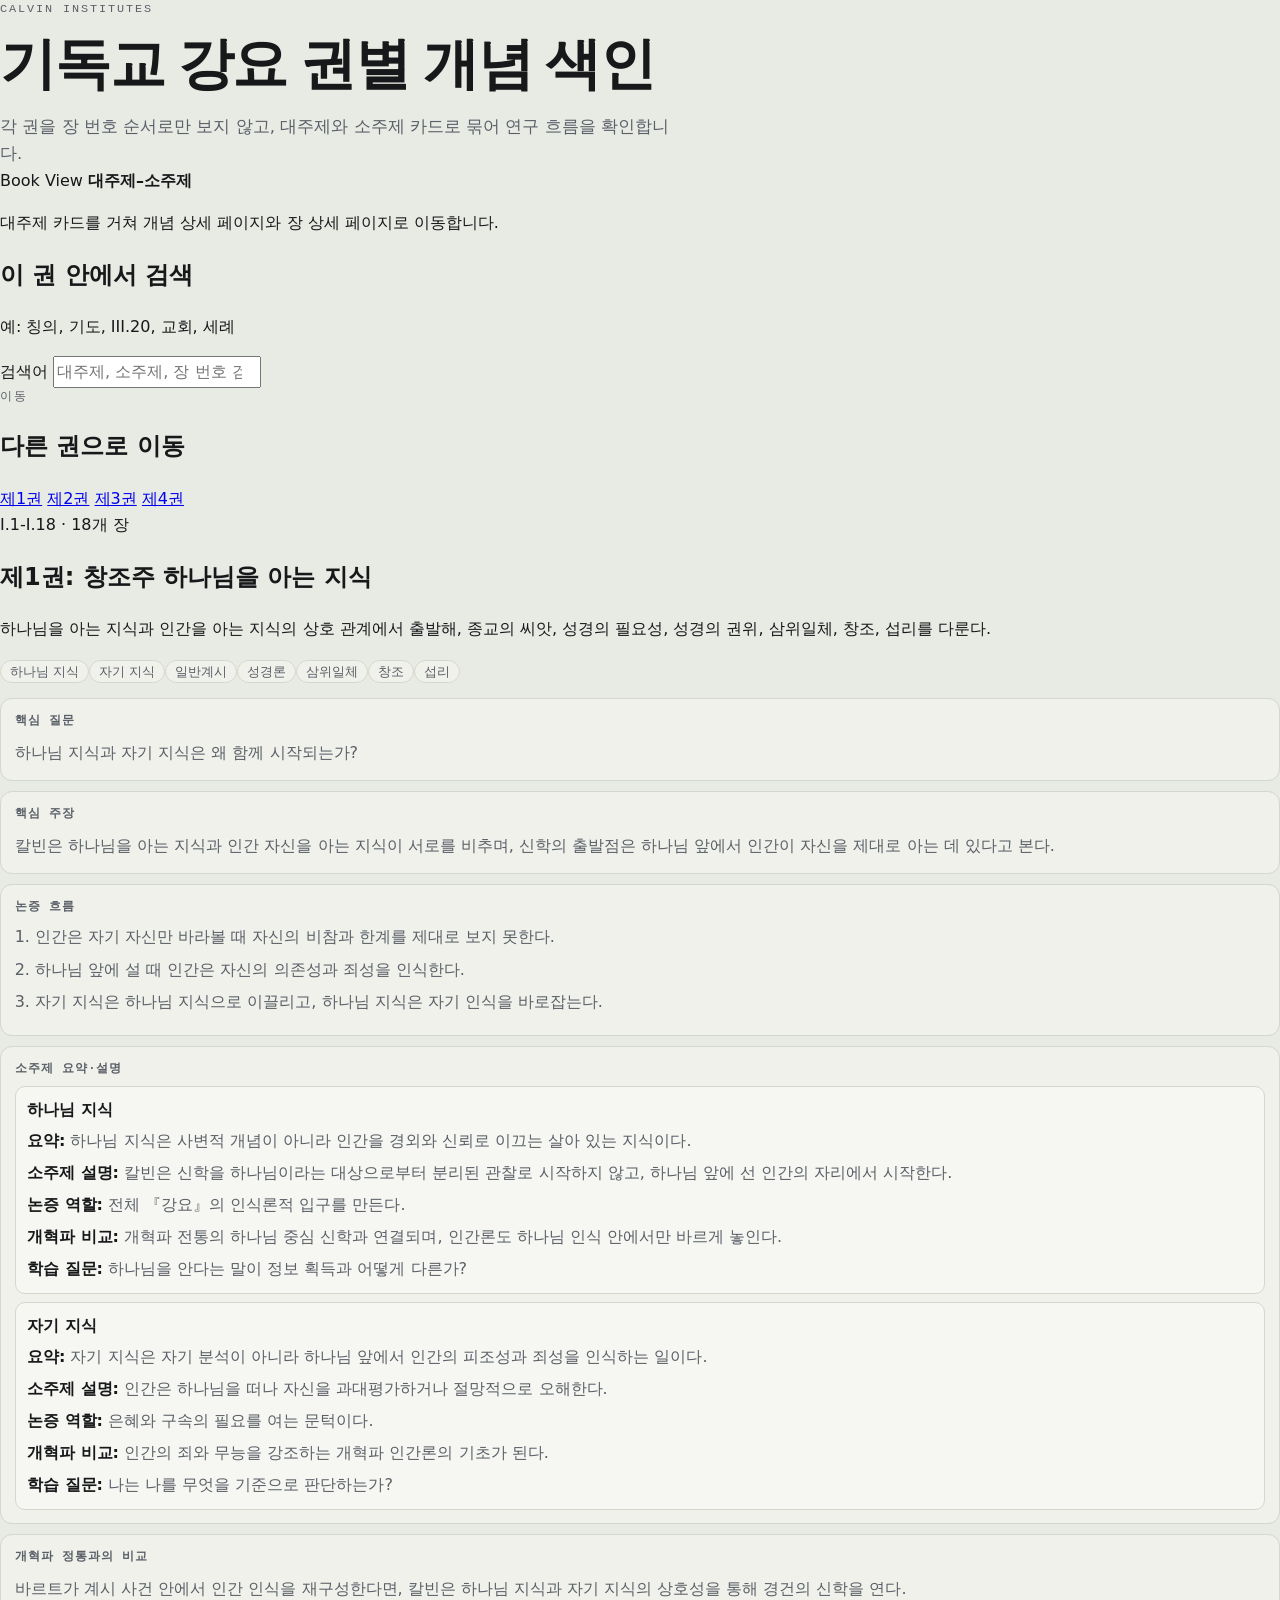
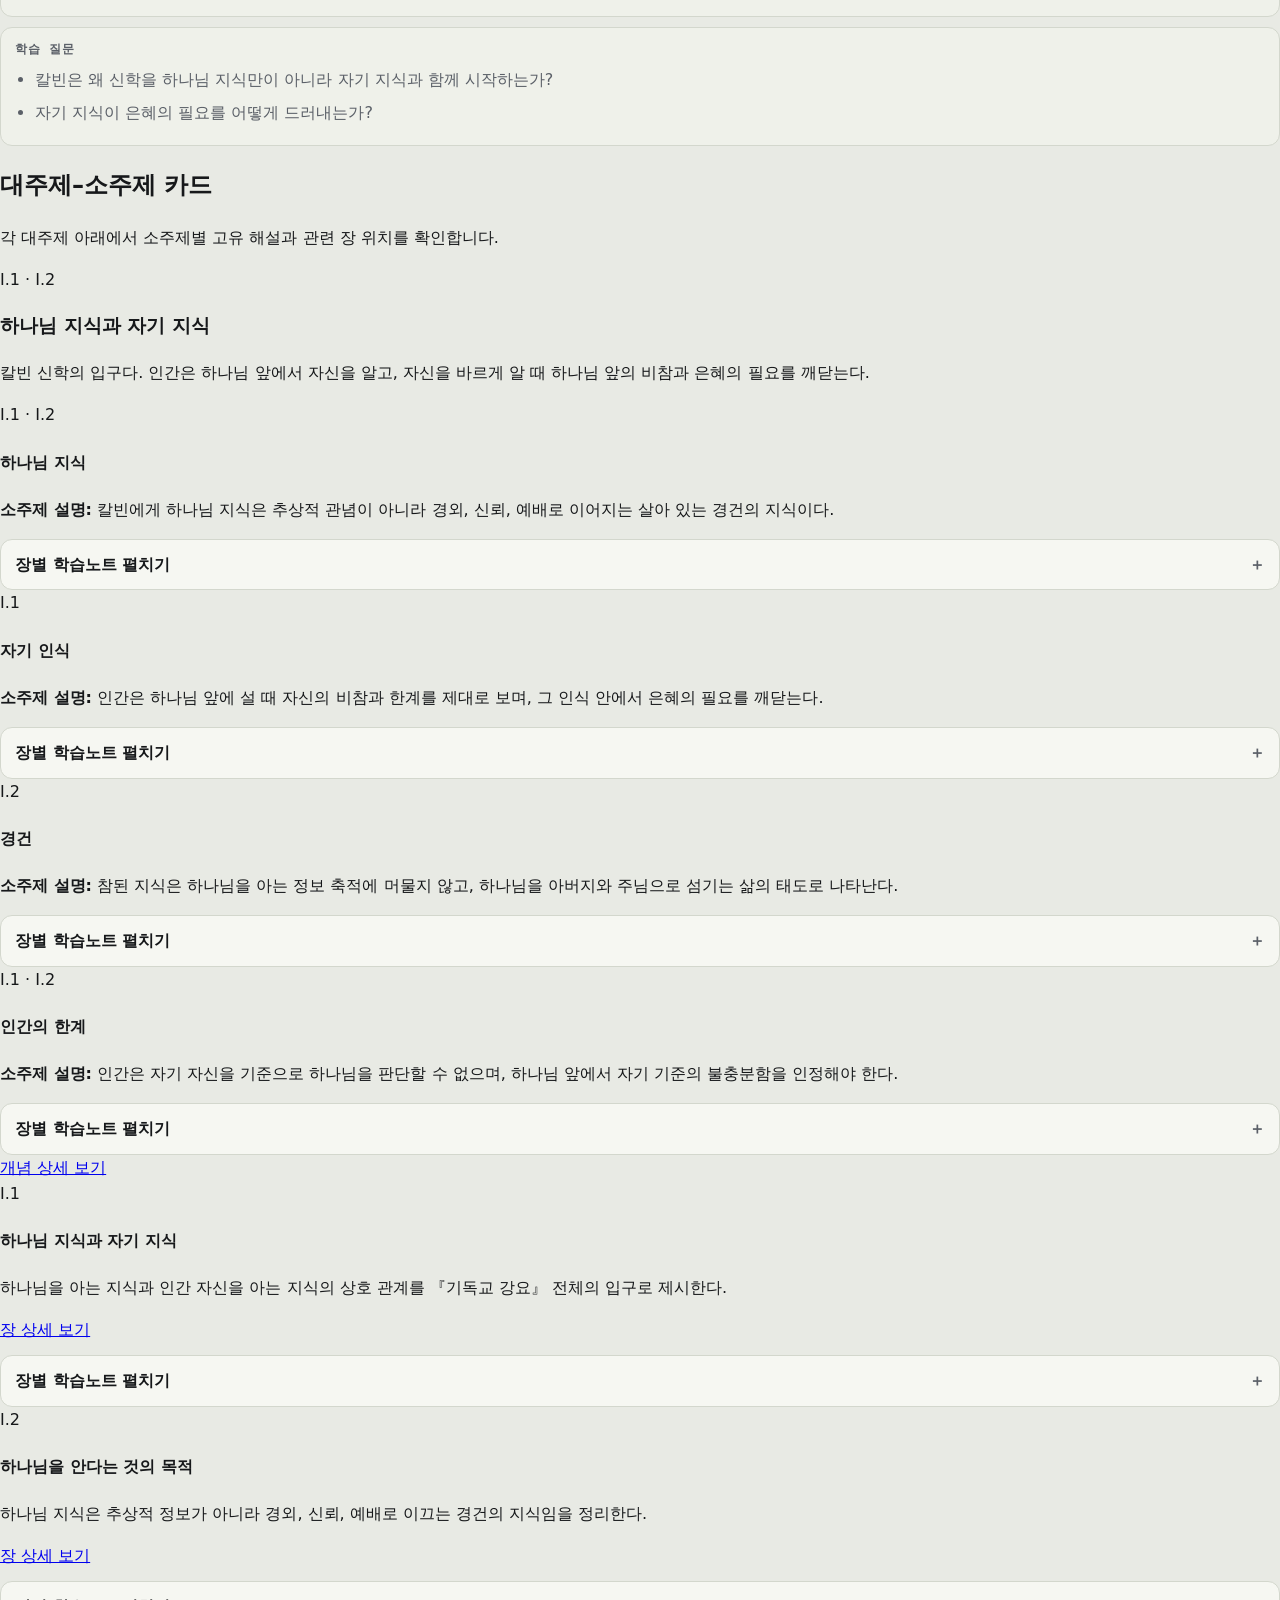
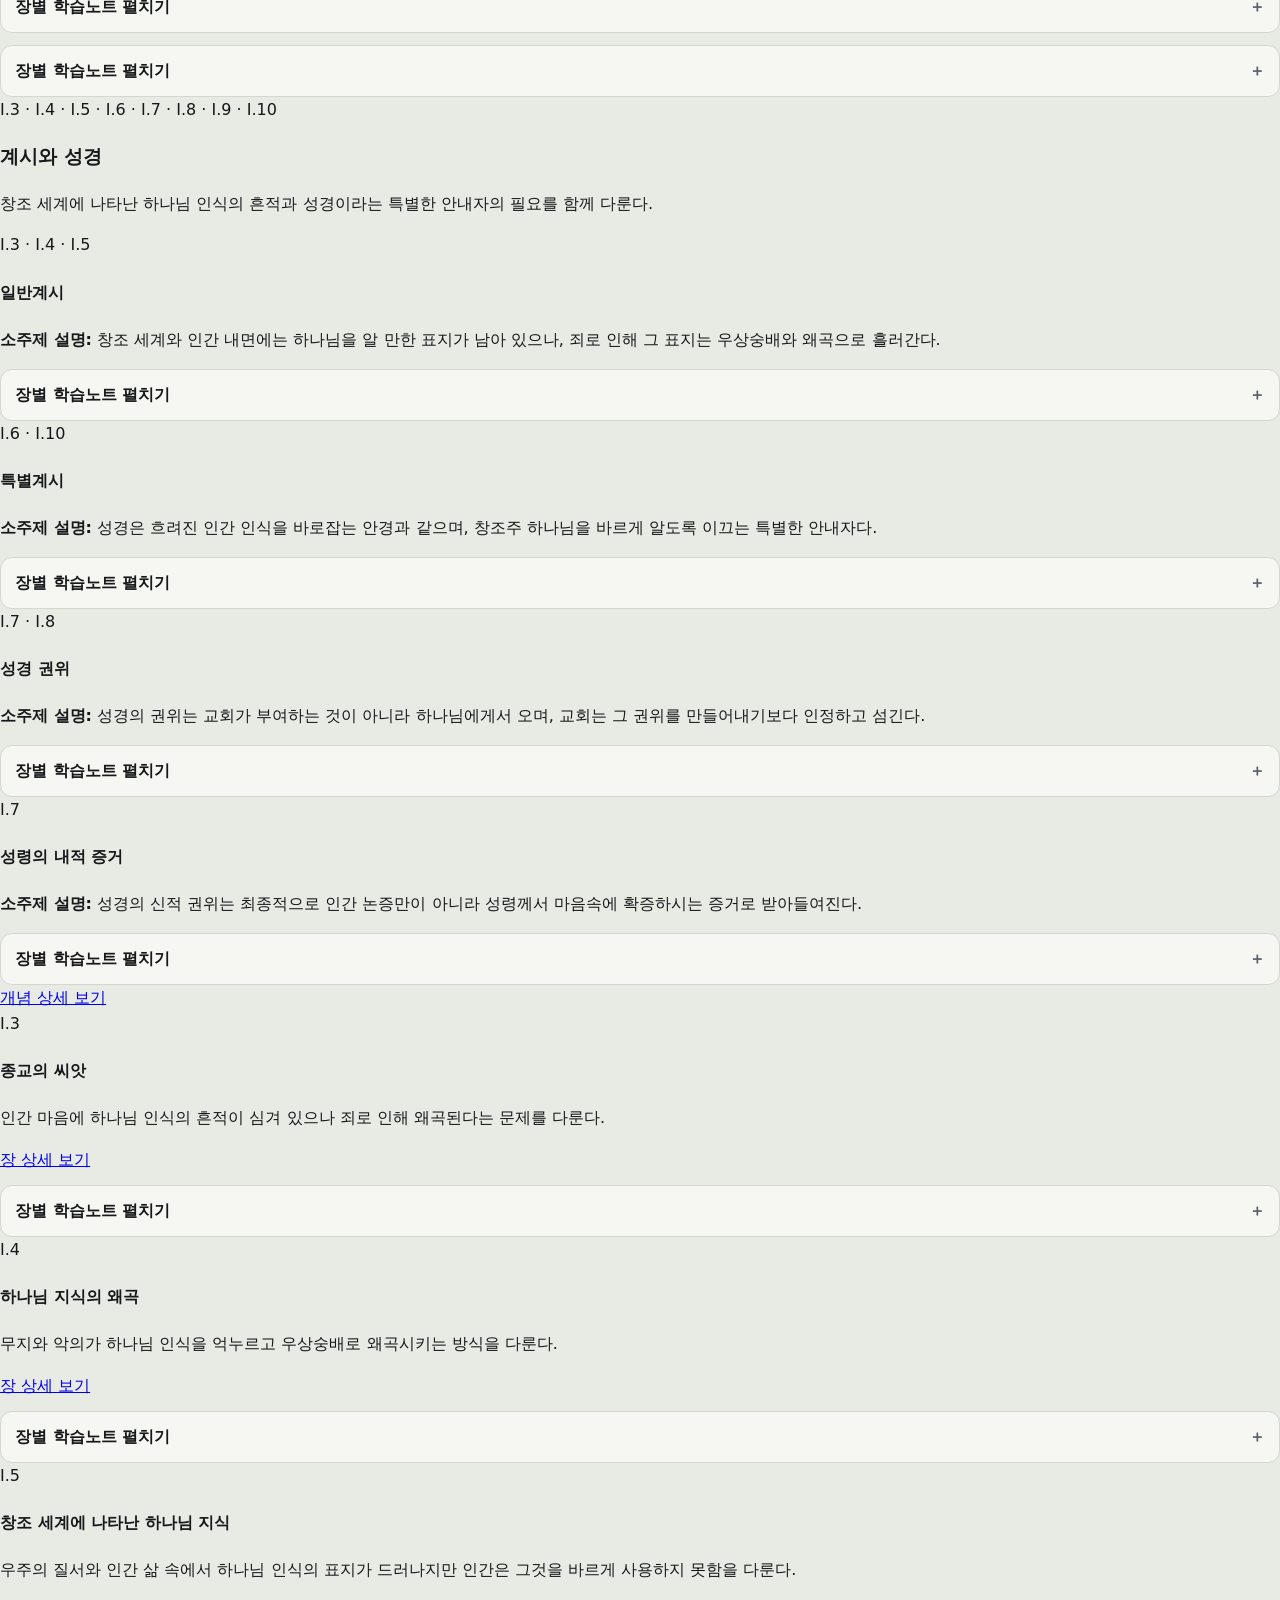
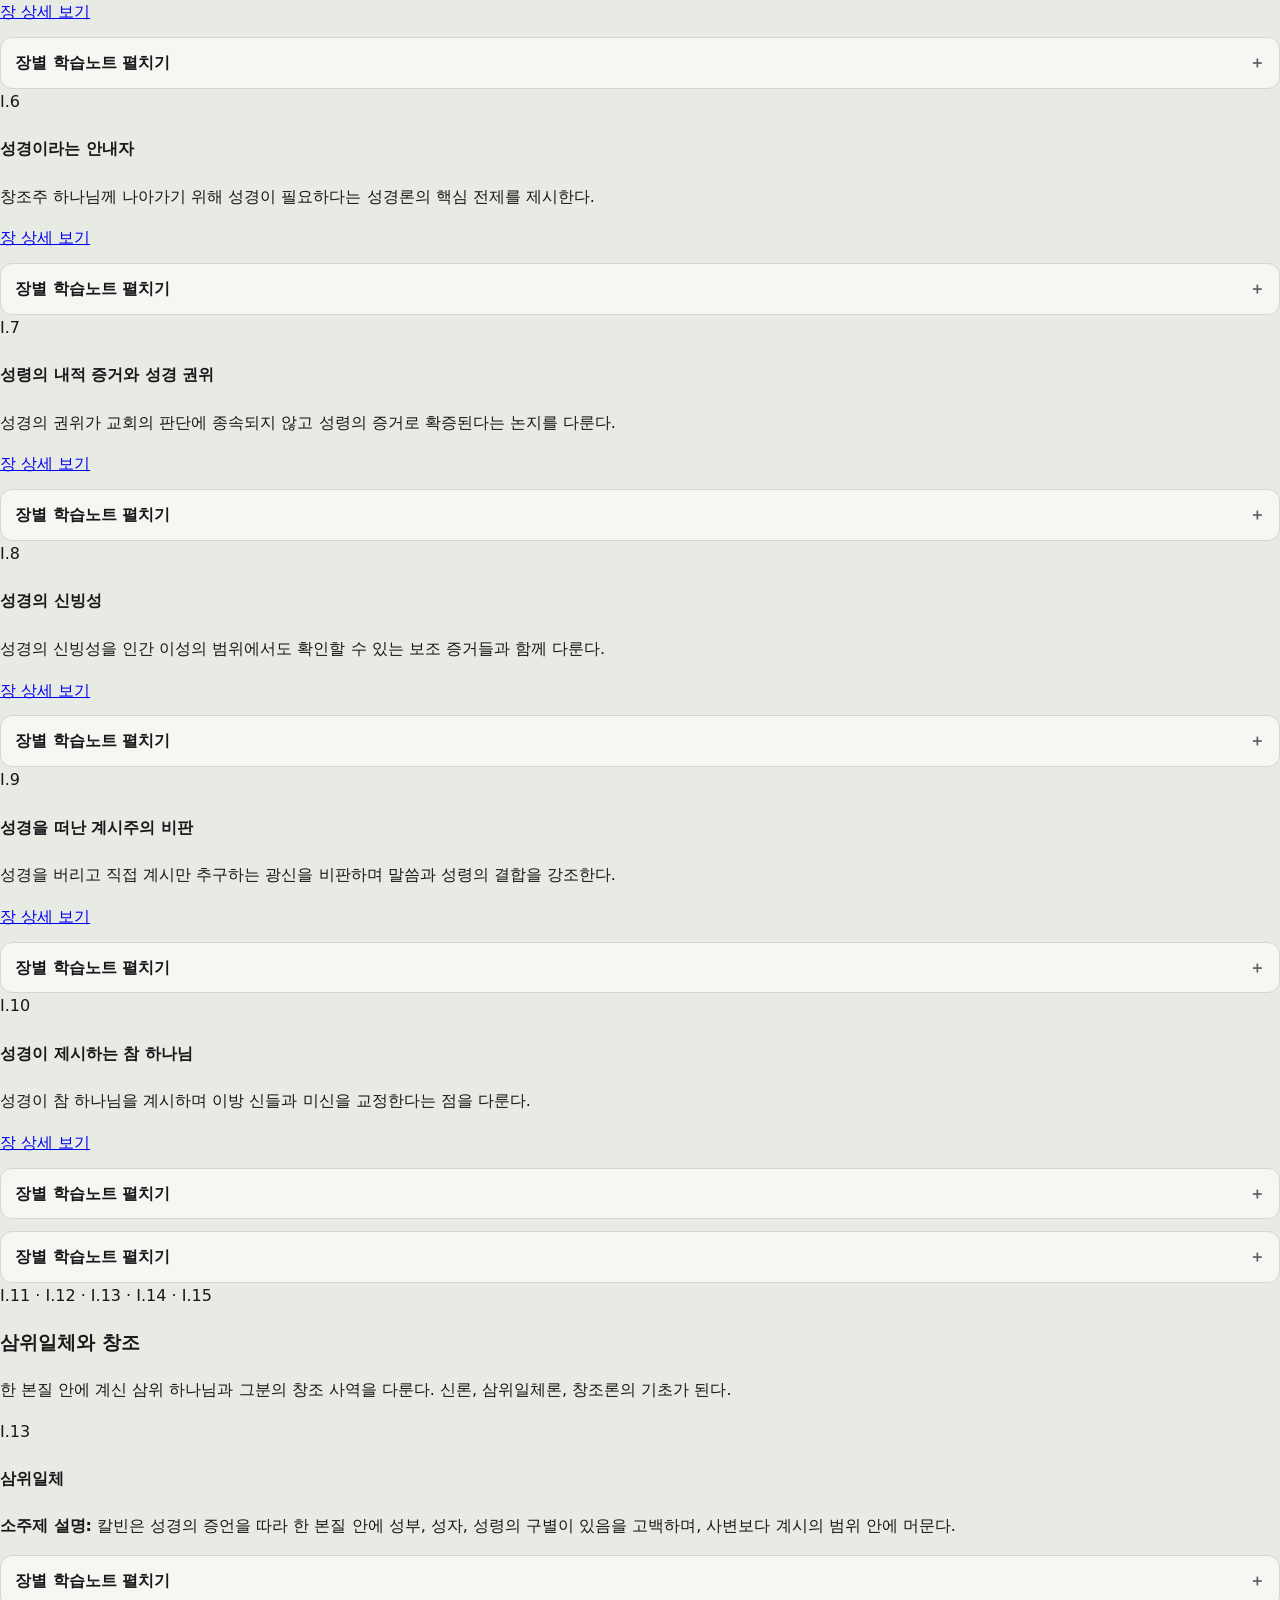
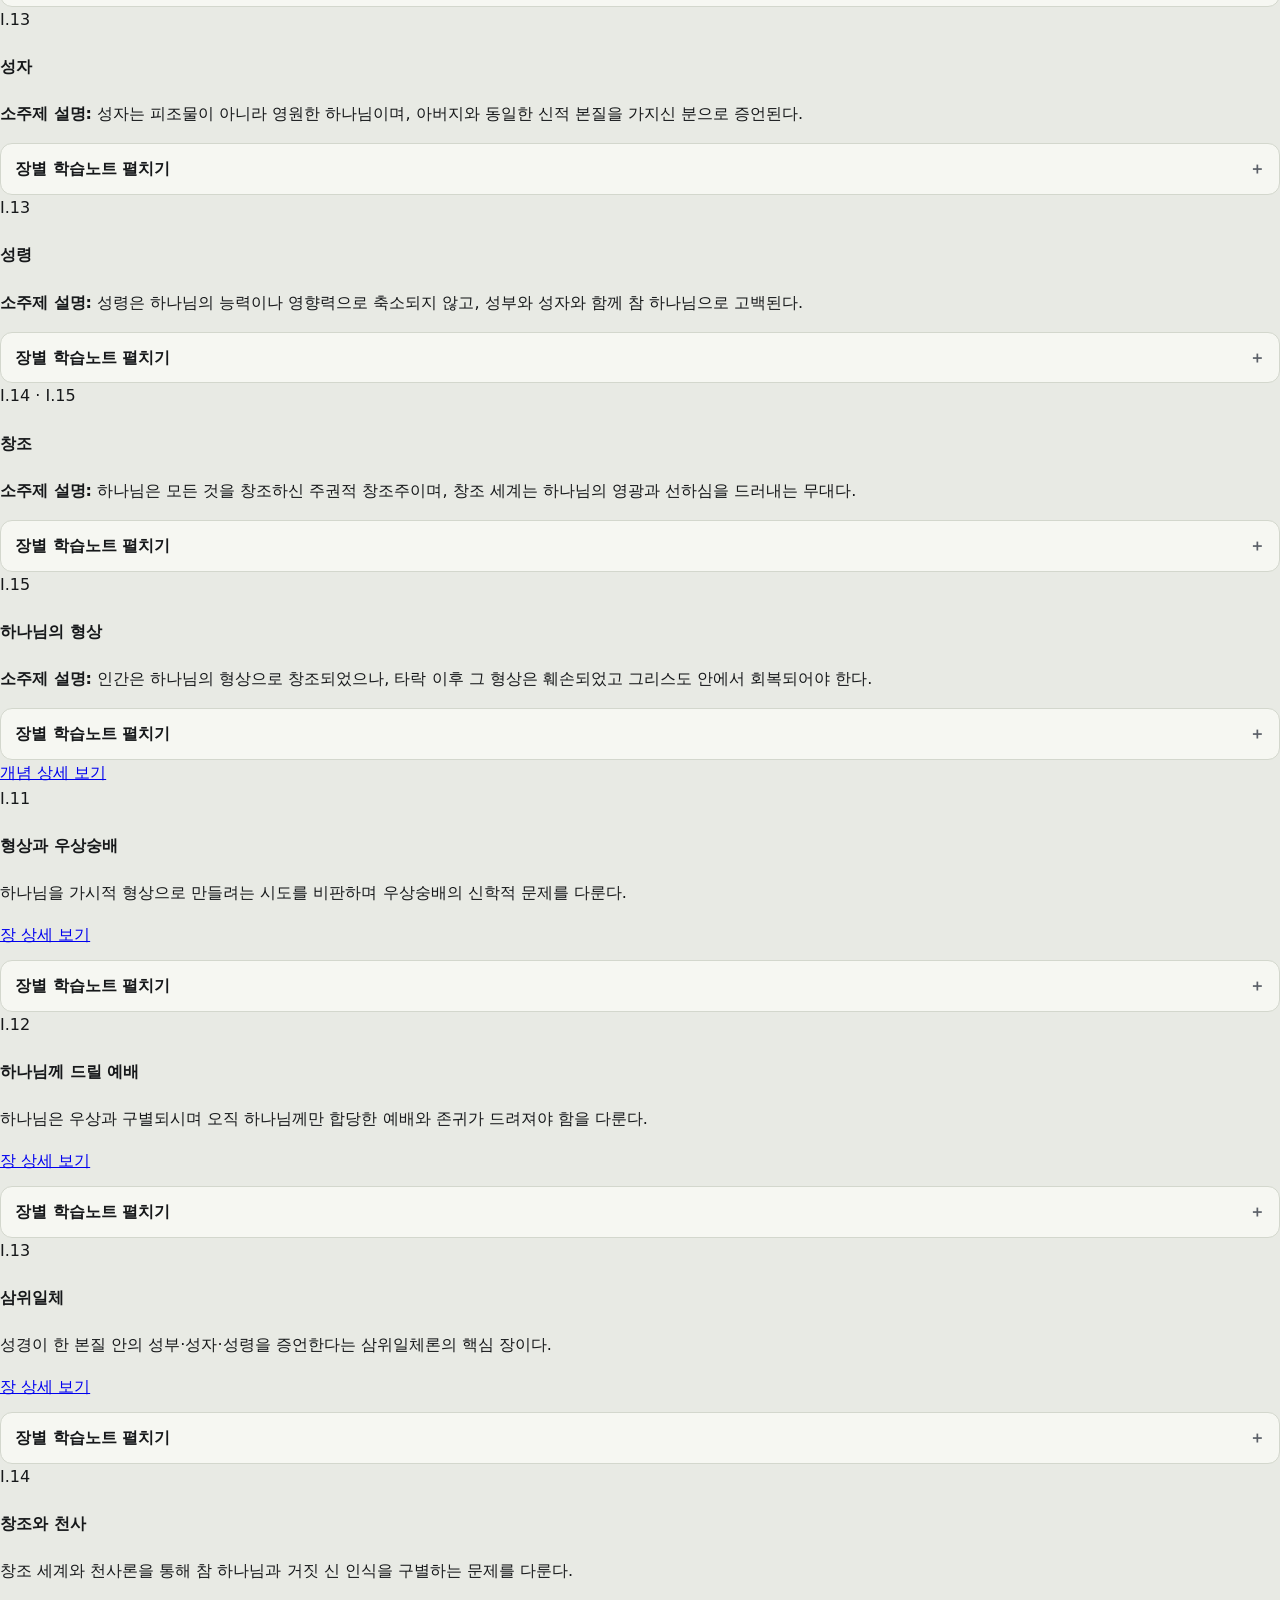
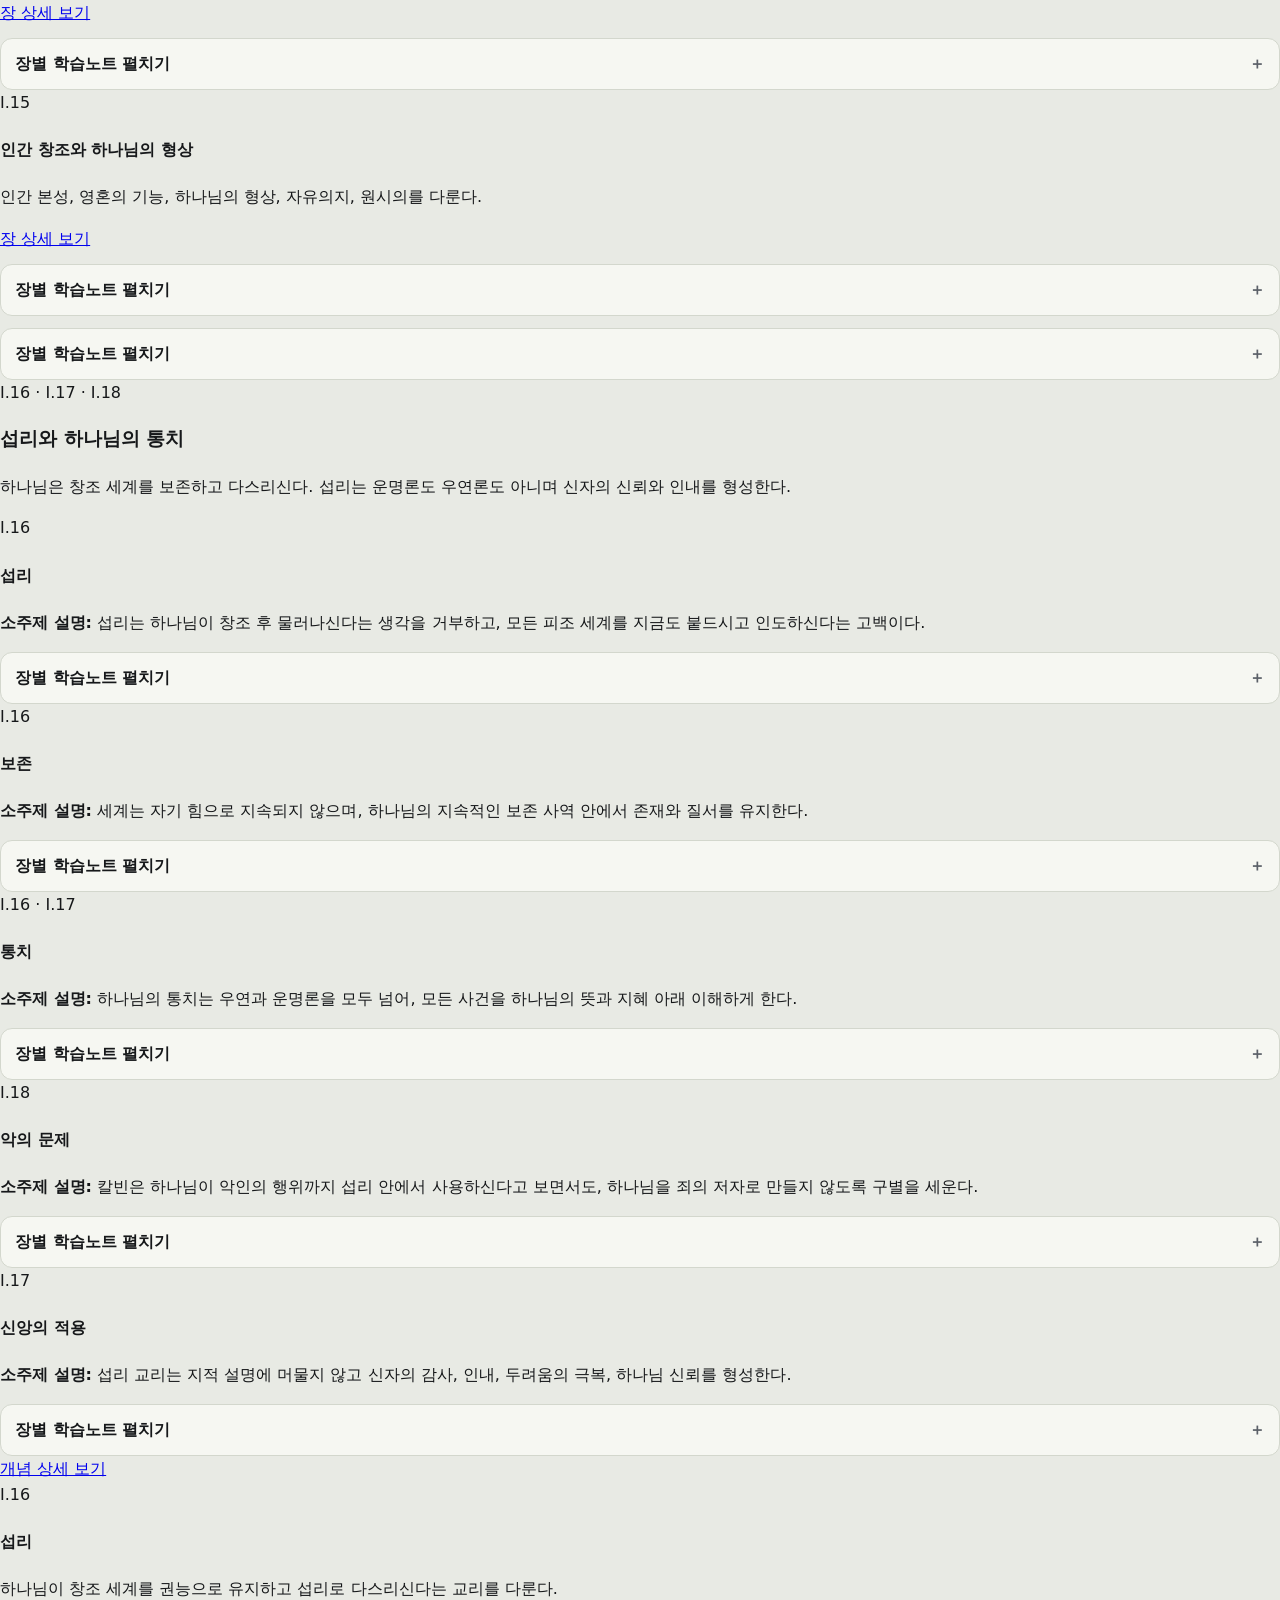
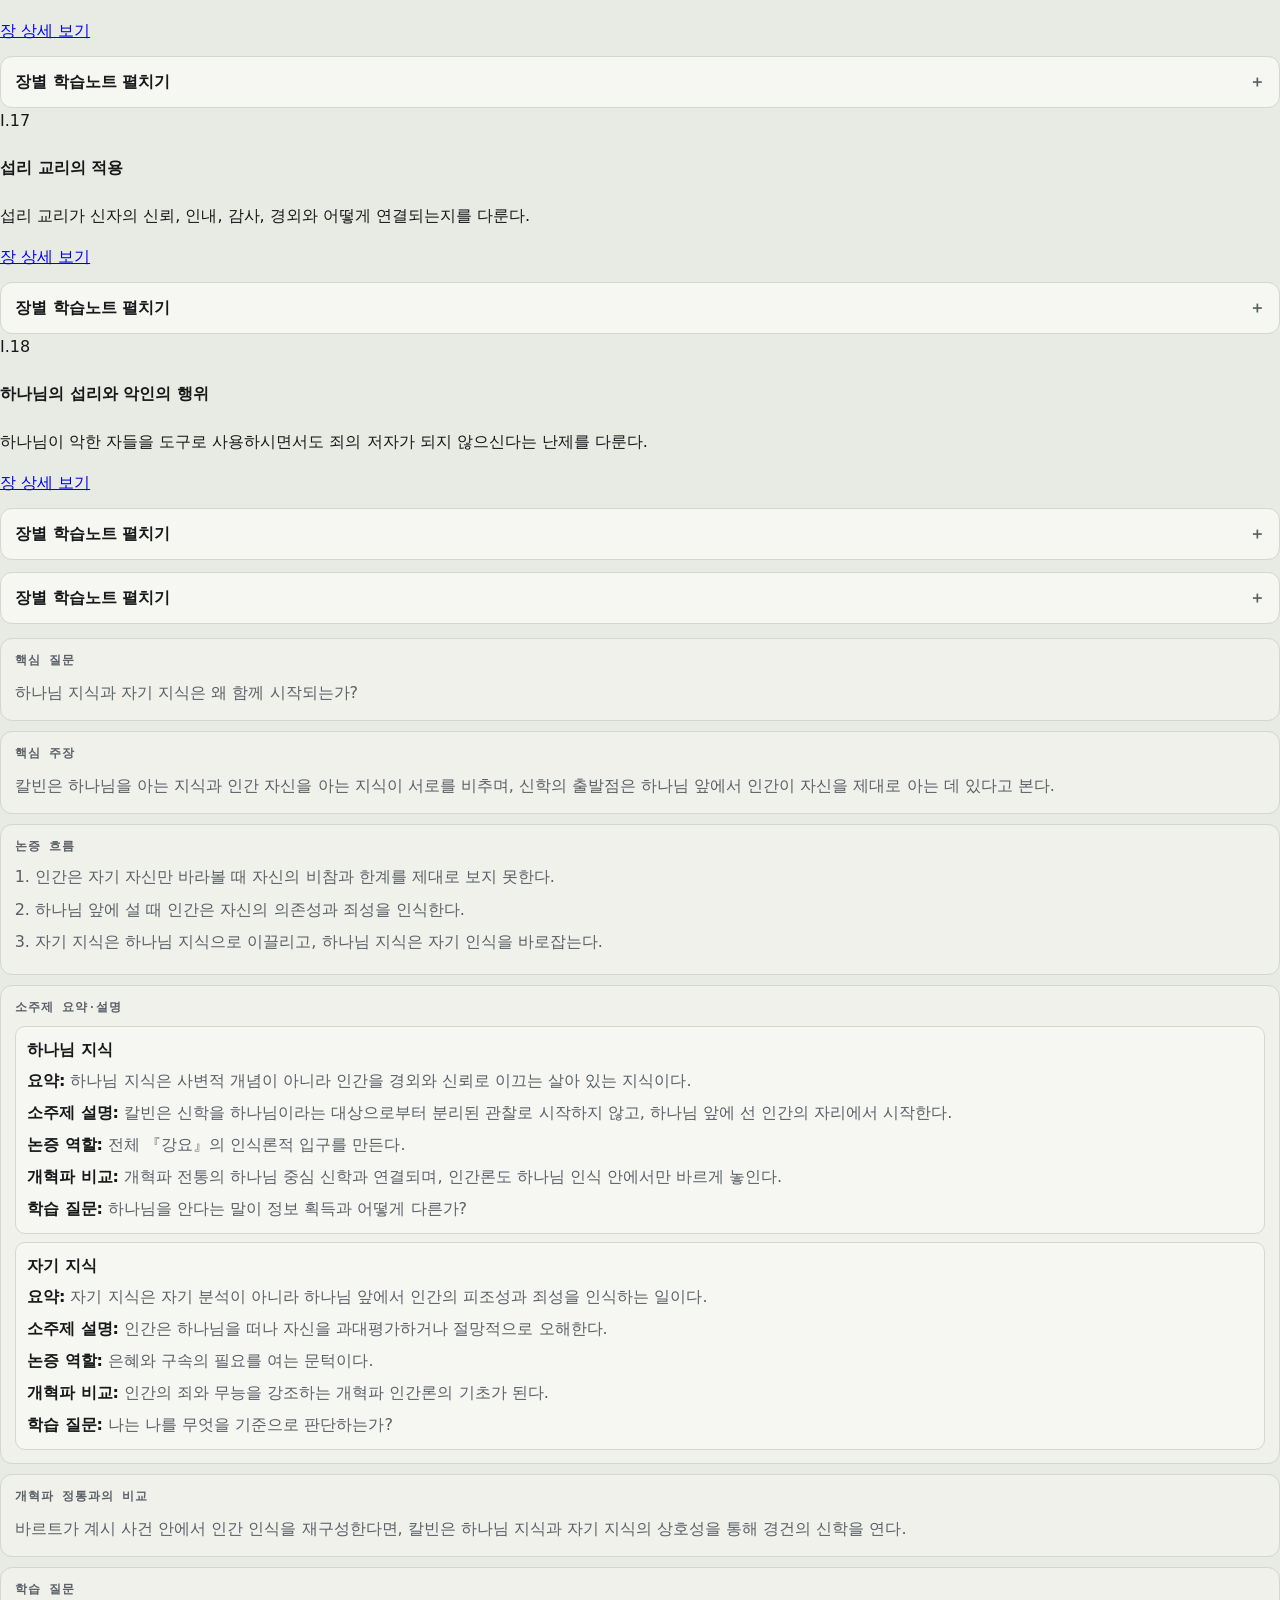
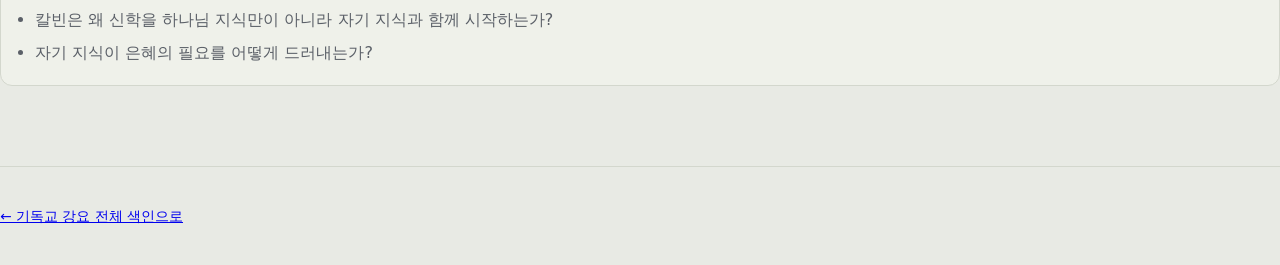
<file: calvin-book.html>
<!doctype html>
<html lang="ko">
<head>
  <meta charset="utf-8" />
  <meta name="viewport" content="width=device-width, initial-scale=1" />
  <title>기독교 강요 권별 개념 색인</title>
  <meta name="description" content="칼빈 기독교 강요의 각 권을 대주제와 소주제 카드로 탐색하는 연구 색인" />
  <link rel="stylesheet" href="css/style.css" />
</head>
<body data-calvin-page="book">
  <header class="site-header">
    <div class="container header-grid">
      <div>
        <p class="eyebrow">Calvin Institutes</p>
        <h1>기독교 강요 권별 개념 색인</h1>
        <p class="lead">각 권을 장 번호 순서로만 보지 않고, 대주제와 소주제 카드로 묶어 연구 흐름을 확인합니다.</p>
      </div>
      <div class="status-card">
        <span class="status-label">Book View</span>
        <strong>대주제–소주제</strong>
        <p>대주제 카드를 거쳐 개념 상세 페이지와 장 상세 페이지로 이동합니다.</p>
      </div>
    </div>
  </header>

  <main class="container">
    <section class="search-panel" aria-labelledby="calvin-search-title">
      <div>
        <h2 id="calvin-search-title">이 권 안에서 검색</h2>
        <p>예: 칭의, 기도, III.20, 교회, 세례</p>
      </div>
      <label class="search-box">
        <span class="sr-only">검색어</span>
        <input id="calvin-search" type="search" placeholder="대주제, 소주제, 장 번호 검색" autocomplete="off" />
      </label>
    </section>

    <section class="workflow-panel">
      <div>
        <p class="eyebrow">이동</p>
        <h2>다른 권으로 이동</h2>
      </div>
      <div class="workflow-links">
        <a href="calvin-book.html?book=1">제1권</a>
        <a href="calvin-book.html?book=2">제2권</a>
        <a href="calvin-book.html?book=3">제3권</a>
        <a href="calvin-book.html?book=4">제4권</a>
      </div>
    </section>

    <section id="calvin-root"></section>
  </main>

  <footer class="site-footer">
    <div class="container">
      <p><a href="calvin-institutes.html">← 기독교 강요 전체 색인으로</a></p>
    </div>
  </footer>

  <script src="js/search.js"></script>
  <script src="js/calvin-detail.js"></script>
  <script src="js/calvin-study-render.js"></script>
</body>
</html>
</file>
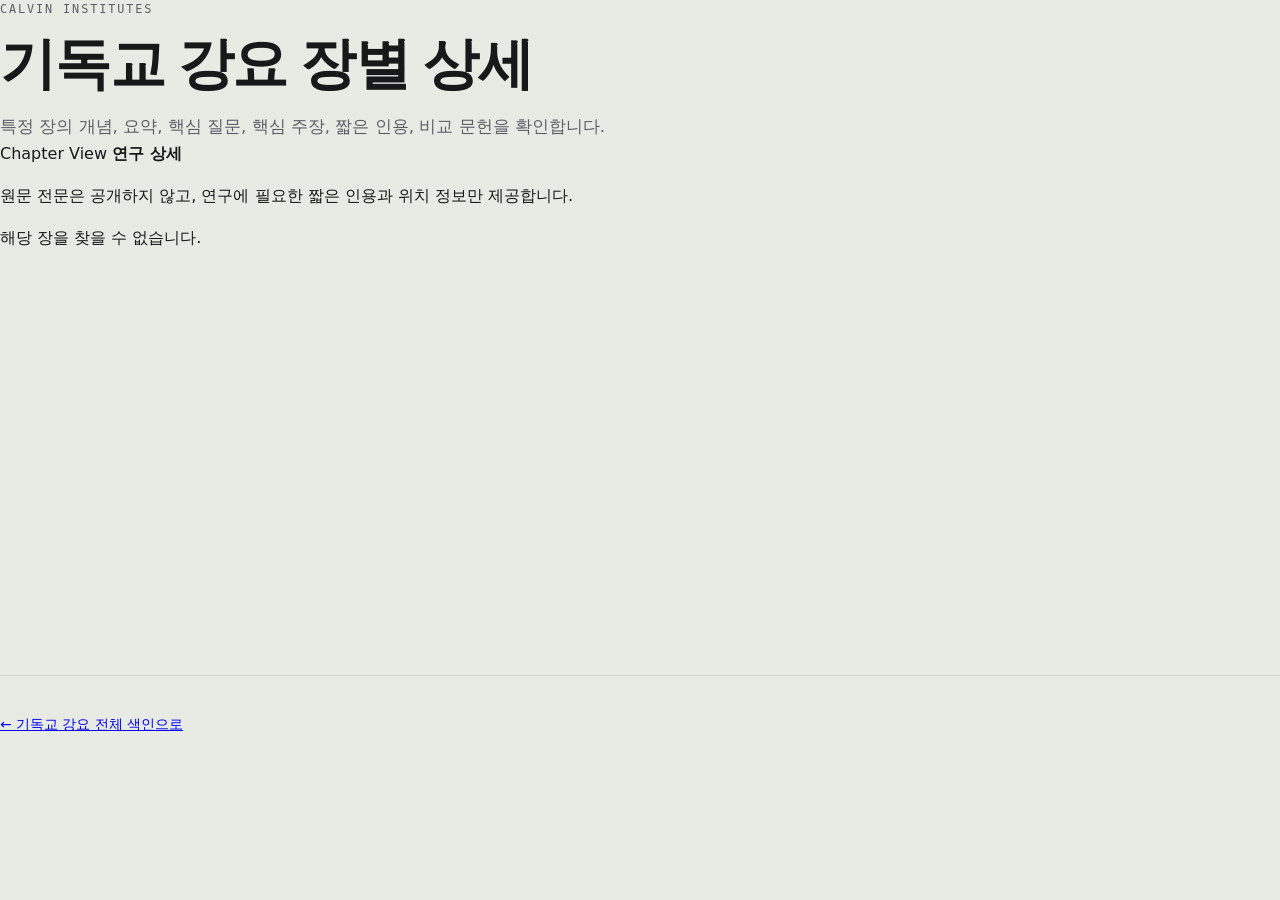
<file: calvin-chapter.html>
<!doctype html>
<html lang="ko">
<head>
  <meta charset="utf-8" />
  <meta name="viewport" content="width=device-width, initial-scale=1" />
  <title>기독교 강요 장별 상세</title>
  <meta name="description" content="칼빈 기독교 강요의 특정 장을 요약, 주제, 핵심 질문, 핵심 주장, 짧은 인용과 비교 문헌 중심으로 보여주는 연구 페이지" />
  <link rel="stylesheet" href="css/style.css" />
</head>
<body data-calvin-page="chapter">
  <header class="site-header">
    <div class="container header-grid">
      <div>
        <p class="eyebrow">Calvin Institutes</p>
        <h1>기독교 강요 장별 상세</h1>
        <p class="lead">특정 장의 개념, 요약, 핵심 질문, 핵심 주장, 짧은 인용, 비교 문헌을 확인합니다.</p>
      </div>
      <div class="status-card">
        <span class="status-label">Chapter View</span>
        <strong>연구 상세</strong>
        <p>원문 전문은 공개하지 않고, 연구에 필요한 짧은 인용과 위치 정보만 제공합니다.</p>
      </div>
    </div>
  </header>

  <main class="container">
    <section id="calvin-root"></section>
    <section id="calvin-research"></section>
  </main>

  <footer class="site-footer">
    <div class="container">
      <p><a href="calvin-institutes.html">← 기독교 강요 전체 색인으로</a></p>
    </div>
  </footer>

  <script src="js/search.js"></script>
  <script src="js/calvin-detail.js"></script>
  <script src="js/calvin-research.js"></script>
  <script src="js/calvin-study-render.js"></script>
</body>
</html>
</file>
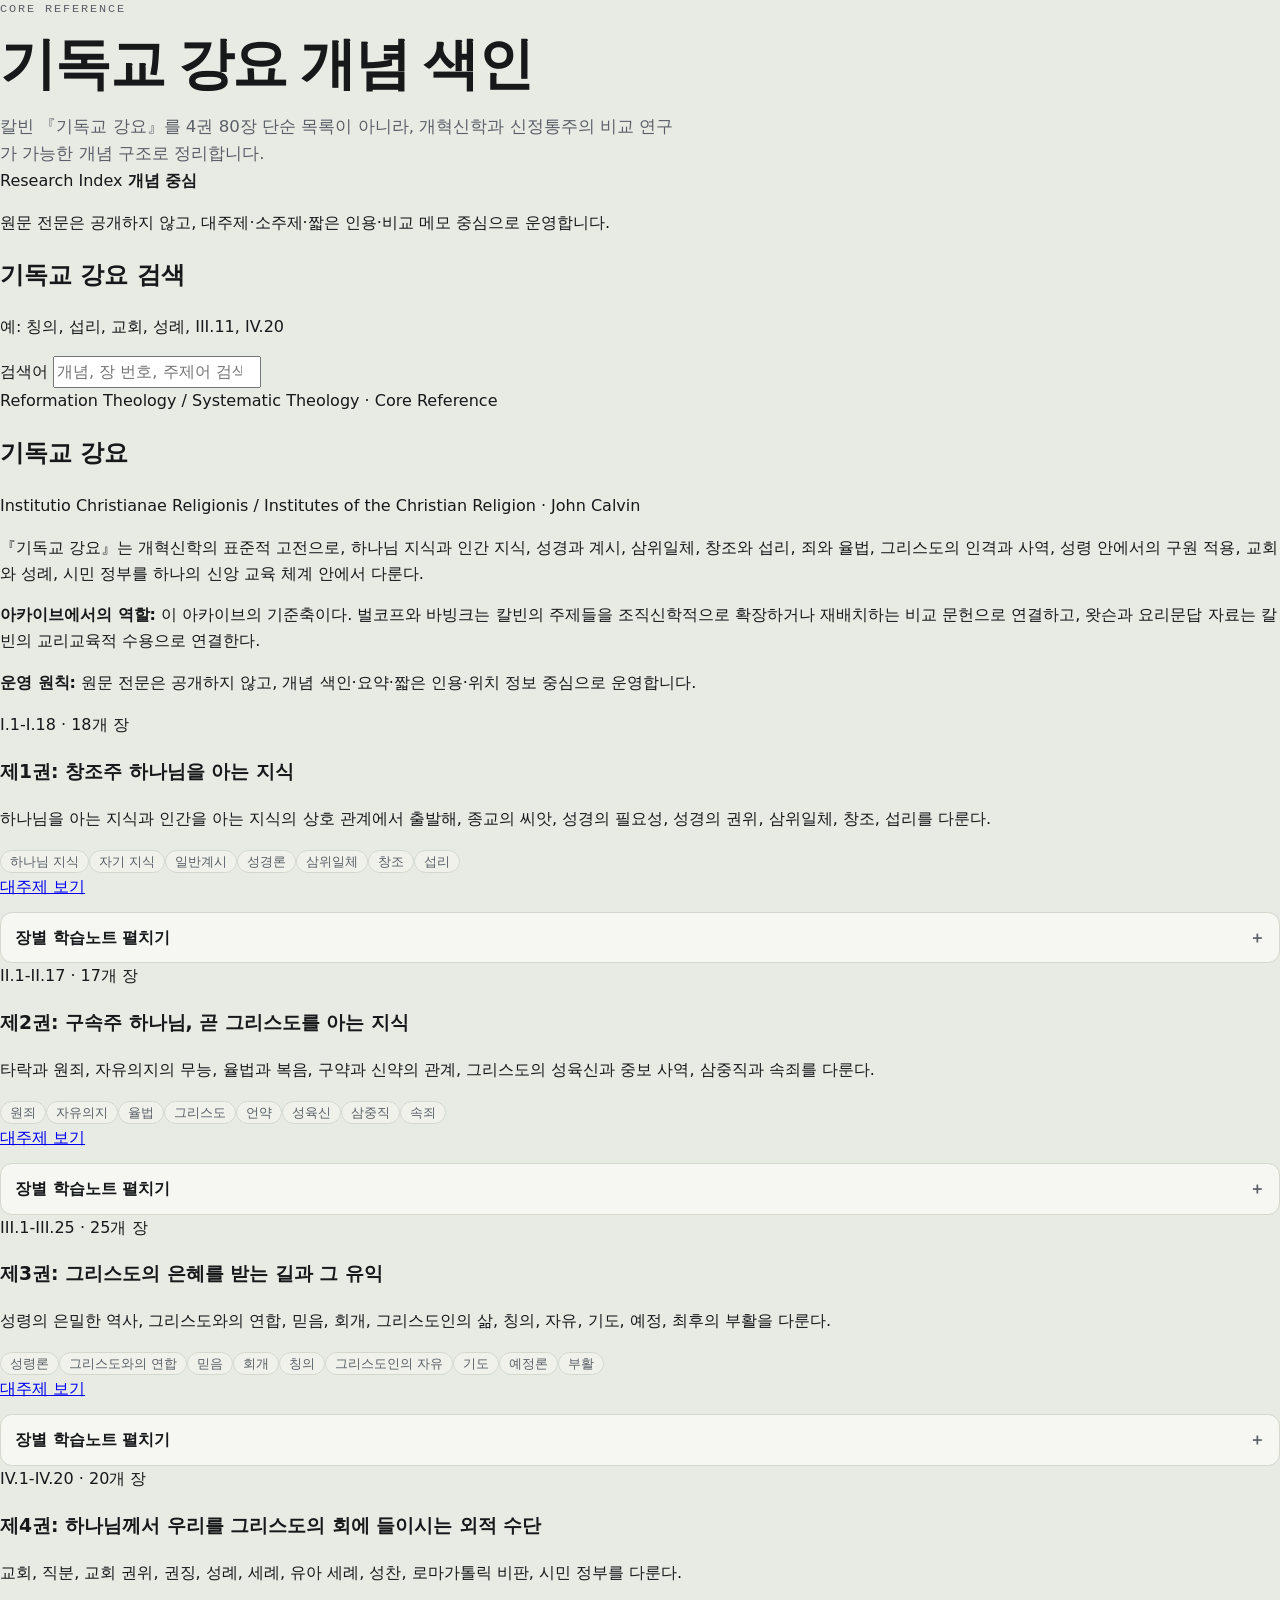
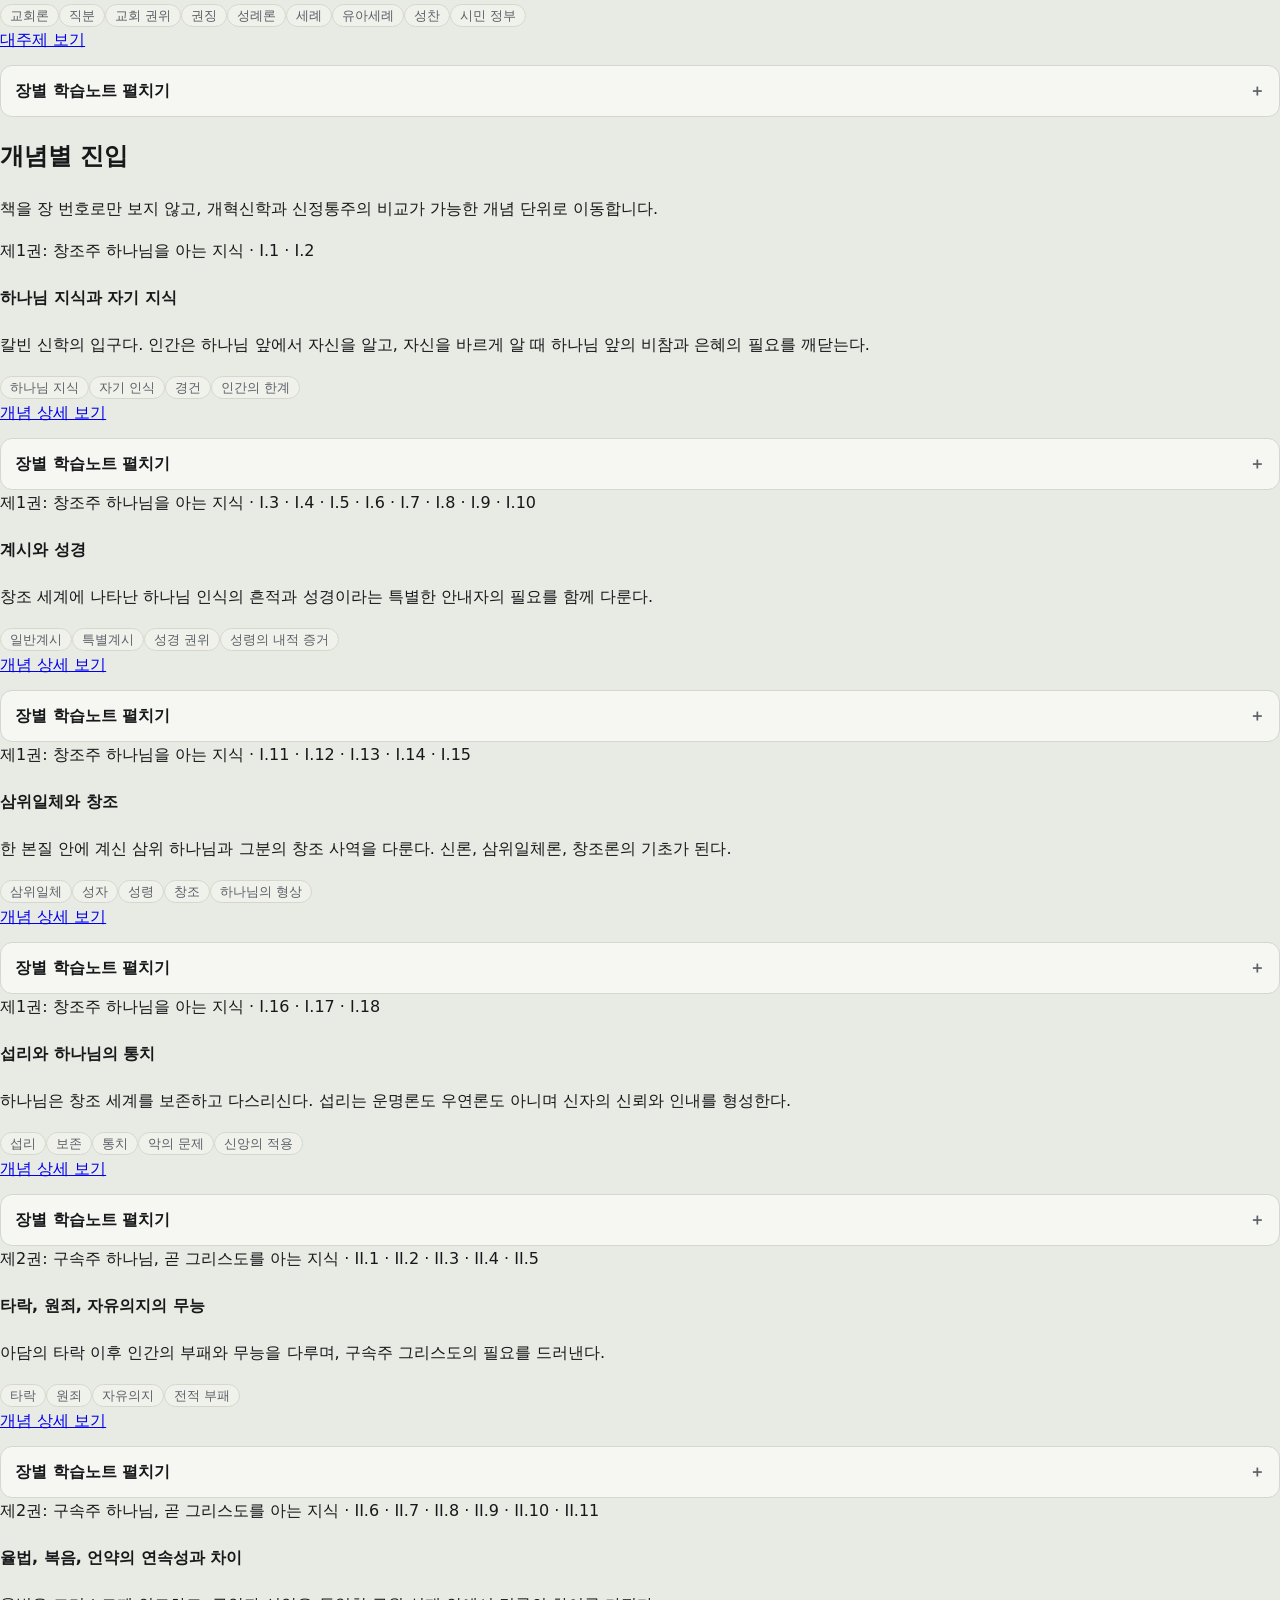
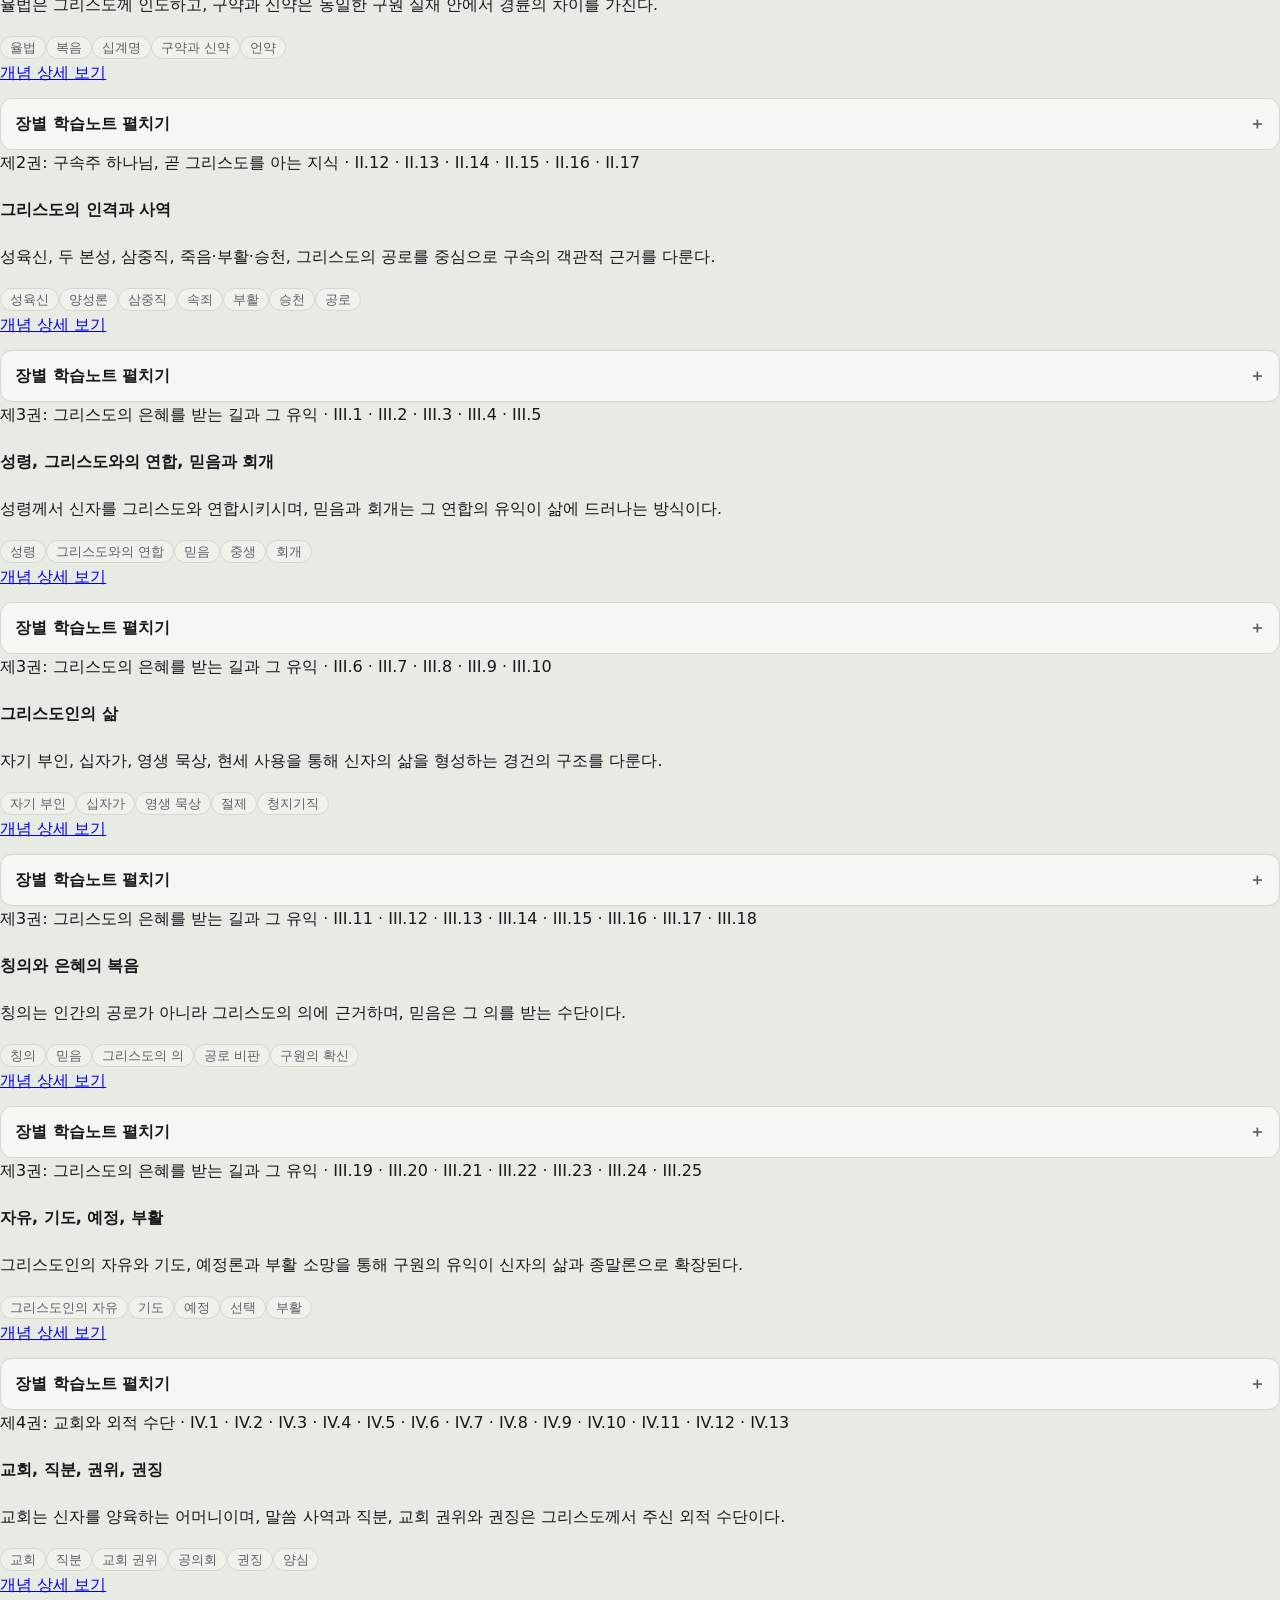
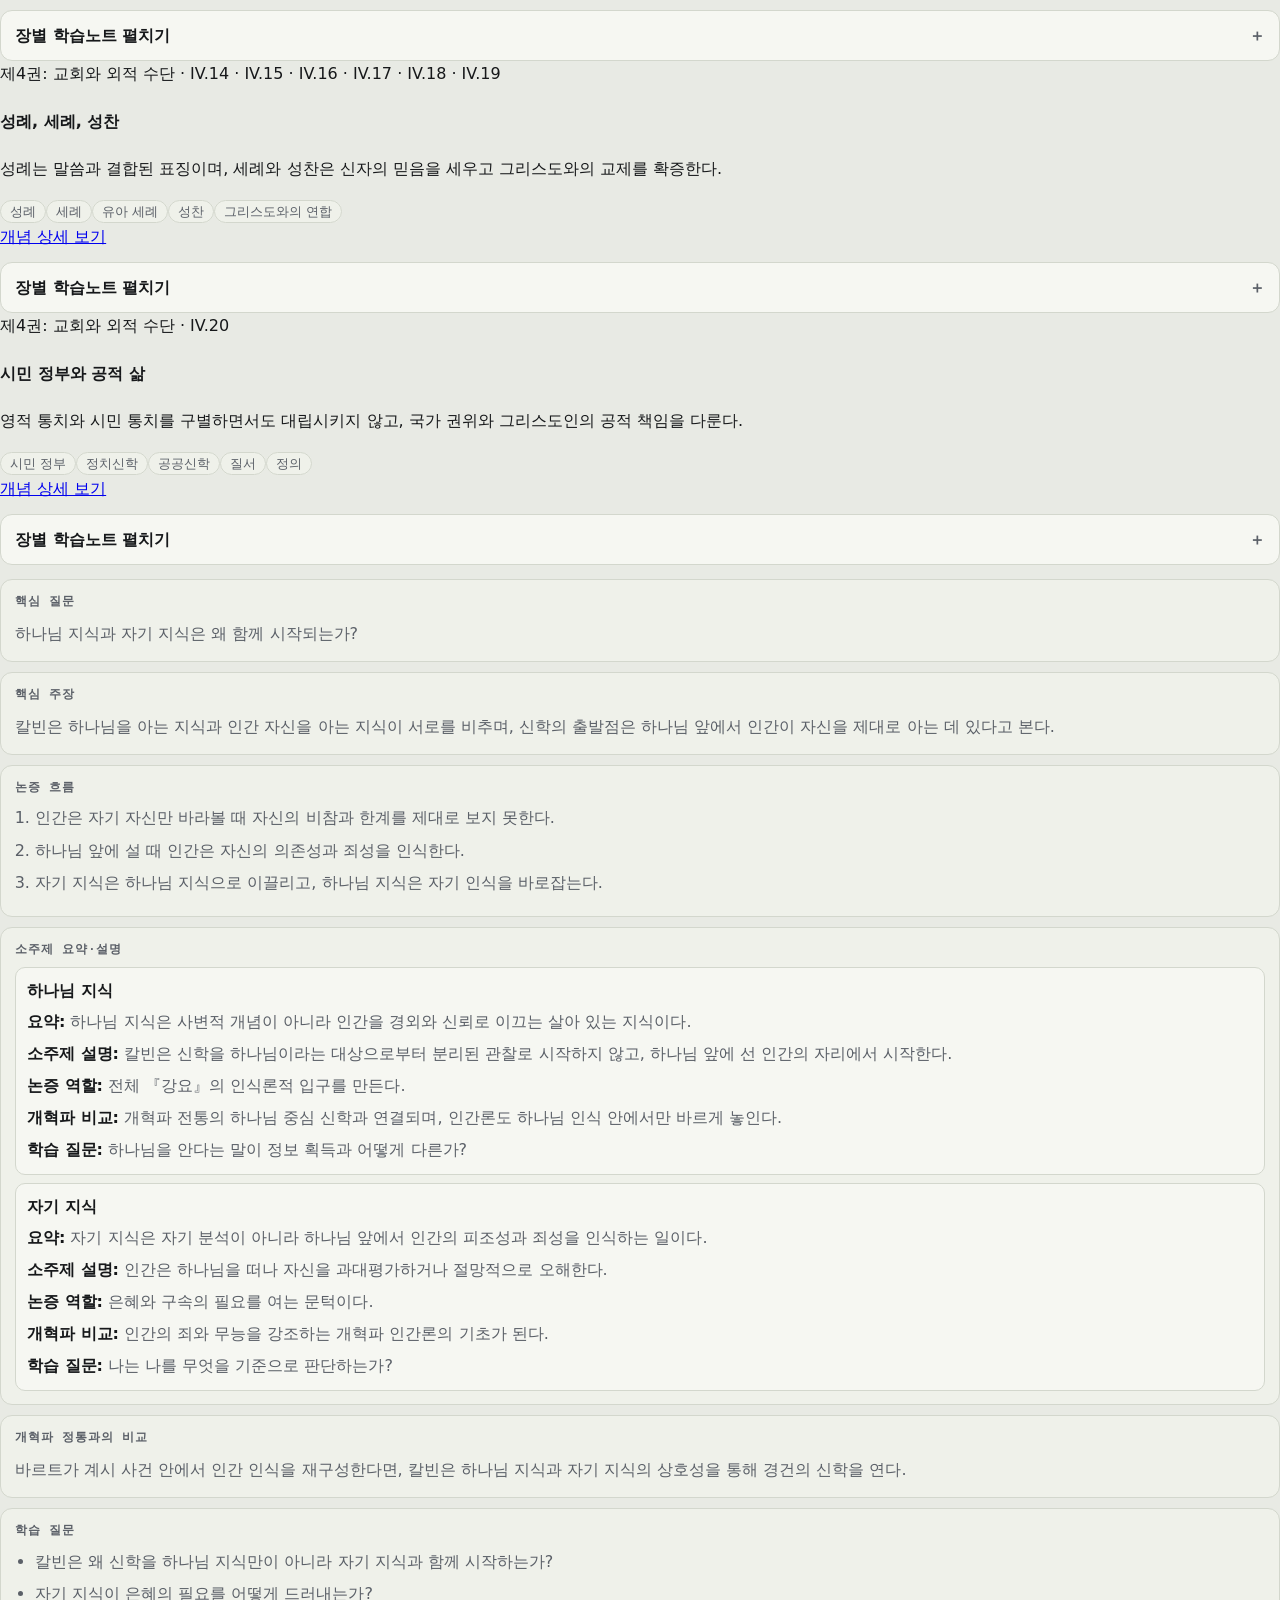
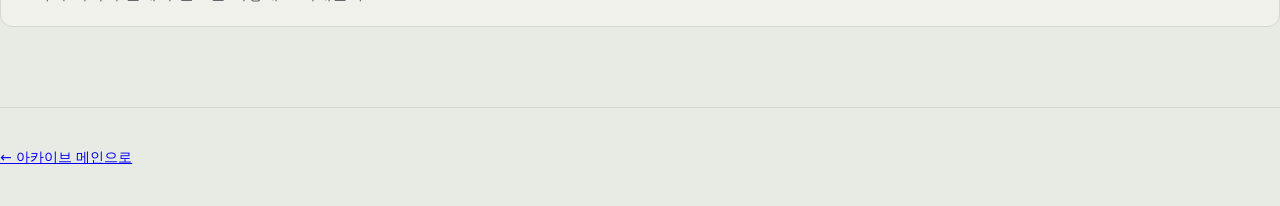
<file: calvin-institutes.html>
<!doctype html>
<html lang="ko">
<head>
  <meta charset="utf-8" />
  <meta name="viewport" content="width=device-width, initial-scale=1" />
  <title>기독교 강요 상세 색인 | Reformed–Neo-Orthodox Theology Archive</title>
  <meta name="description" content="칼빈 기독교 강요를 개념별·주제별로 정리하는 개혁신학–신정통주의 연구 색인" />
  <link rel="stylesheet" href="css/style.css" />
</head>
<body data-calvin-page="overview">
  <header class="site-header">
    <div class="container header-grid">
      <div>
        <p class="eyebrow">Core Reference</p>
        <h1>기독교 강요 개념 색인</h1>
        <p class="lead">칼빈 『기독교 강요』를 4권 80장 단순 목록이 아니라, 개혁신학과 신정통주의 비교 연구가 가능한 개념 구조로 정리합니다.</p>
      </div>
      <div class="status-card">
        <span class="status-label">Research Index</span>
        <strong>개념 중심</strong>
        <p>원문 전문은 공개하지 않고, 대주제·소주제·짧은 인용·비교 메모 중심으로 운영합니다.</p>
      </div>
    </div>
  </header>

  <main class="container">
    <section class="search-panel" aria-labelledby="calvin-search-title">
      <div>
        <h2 id="calvin-search-title">기독교 강요 검색</h2>
        <p>예: 칭의, 섭리, 교회, 성례, III.11, IV.20</p>
      </div>
      <label class="search-box">
        <span class="sr-only">검색어</span>
        <input id="calvin-search" type="search" placeholder="개념, 장 번호, 주제어 검색" autocomplete="off" />
      </label>
    </section>

    <section id="calvin-root"></section>
  </main>

  <footer class="site-footer">
    <div class="container">
      <p><a href="index.html">← 아카이브 메인으로</a></p>
    </div>
  </footer>

  <script src="js/search.js"></script>
  <script src="js/calvin-detail.js"></script>
  <script src="js/calvin-study-render.js"></script>
</body>
</html>
</file>
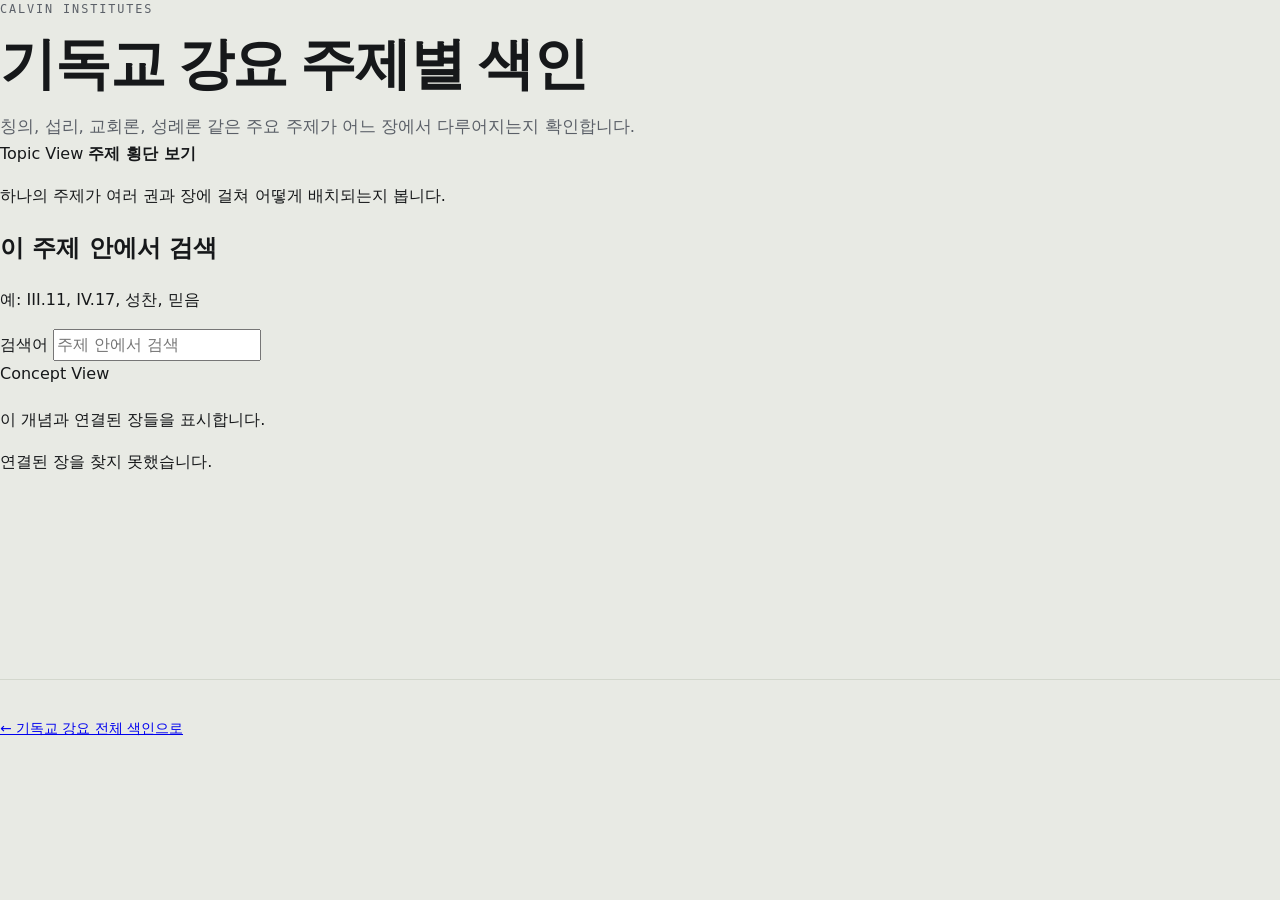
<file: calvin-topic.html>
<!doctype html>
<html lang="ko">
<head>
  <meta charset="utf-8" />
  <meta name="viewport" content="width=device-width, initial-scale=1" />
  <title>기독교 강요 주제별 색인 | Reformed Theology Research Archive</title>
  <meta name="description" content="칼빈 기독교 강요의 주요 주제를 장 위치와 함께 모아 보는 연구 색인" />
  <link rel="stylesheet" href="css/style.css" />
</head>
<body data-calvin-page="topic">
  <header class="site-header">
    <div class="container header-grid">
      <div>
        <p class="eyebrow">Calvin Institutes</p>
        <h1>기독교 강요 주제별 색인</h1>
        <p class="lead">칭의, 섭리, 교회론, 성례론 같은 주요 주제가 어느 장에서 다루어지는지 확인합니다.</p>
      </div>
      <div class="status-card">
        <span class="status-label">Topic View</span>
        <strong>주제 횡단 보기</strong>
        <p>하나의 주제가 여러 권과 장에 걸쳐 어떻게 배치되는지 봅니다.</p>
      </div>
    </div>
  </header>

  <main class="container">
    <section class="search-panel" aria-labelledby="calvin-search-title">
      <div>
        <h2 id="calvin-search-title">이 주제 안에서 검색</h2>
        <p>예: III.11, IV.17, 성찬, 믿음</p>
      </div>
      <label class="search-box">
        <span class="sr-only">검색어</span>
        <input id="calvin-search" type="search" placeholder="주제 안에서 검색" autocomplete="off" />
      </label>
    </section>

    <section id="calvin-root"></section>
  </main>

  <footer class="site-footer">
    <div class="container">
      <p><a href="calvin-institutes.html">← 기독교 강요 전체 색인으로</a></p>
    </div>
  </footer>

  <script src="js/search.js"></script>
  <script src="js/calvin-detail.js"></script>
  <script src="js/calvin-study-render.js"></script>
</body>
</html>
</file>
<file: css/style.css>
:root{
  --paper:#E8EAE4; --surface:#F6F7F2; --surface-2:#EFF1EA;
  --ink:#16181A; --muted:#5B6068; --faint:#8A8F88;
  --line:#D3D7CD; --line-strong:#BFC4B8;
  --ref:#1E4A5B; --ref-ink:#143542; --ref-soft:#E2EAEC;
  --neo:#8C2F22; --neo-ink:#5F2017; --neo-soft:#F0E2DF;
  --scripture:#6F6A2E; --scripture-ink:#4D491D; --scripture-soft:#EEEBD8;
  --sticky-offset:96px;
  --font-display:"Noto Serif KR",serif;
  --font-ui:"Pretendard","Noto Sans KR",system-ui,-apple-system,sans-serif;
  --font-mono:"IBM Plex Mono",ui-monospace,monospace;
  --radius:14px;
}
*{box-sizing:border-box;}
html{scroll-behavior:smooth;}
body{margin:0;font-family:var(--font-ui);color:var(--ink);background:var(--paper);line-height:1.62;-webkit-font-smoothing:antialiased;}
button,input{font:inherit;color:inherit;}
.wrap{width:min(1180px,calc(100% - 40px));margin:0 auto;}

.masthead{border-bottom:1px solid var(--line-strong);
  background:linear-gradient(90deg,var(--ref-soft) 0%,transparent 42%),linear-gradient(270deg,var(--neo-soft) 0%,transparent 42%),var(--surface);}
.masthead-inner{padding:46px 0 30px;}
.eyebrow{font-family:var(--font-mono);font-size:.74rem;letter-spacing:.16em;text-transform:uppercase;color:var(--muted);margin:0 0 14px;display:flex;align-items:center;gap:10px;flex-wrap:wrap;}
.eyebrow .swatch{width:9px;height:9px;border-radius:2px;display:inline-block;}
.eyebrow .arrow{color:var(--faint);}
h1{font-family:var(--font-display);font-weight:700;margin:0;font-size:clamp(2.1rem,4.4vw,3.5rem);line-height:1.12;letter-spacing:-.02em;}
h1 .ko{display:block;}
h1 .lat{display:block;font-size:.42em;letter-spacing:.04em;color:var(--muted);font-weight:500;margin-top:10px;}
.lead{max-width:680px;margin:18px 0 0;color:var(--muted);font-size:1.04rem;}
.countbar{font-family:var(--font-mono);font-size:.8rem;color:var(--muted);margin-top:22px;display:flex;gap:8px;flex-wrap:wrap;align-items:center;}
.countbar b{color:var(--ink);font-weight:600;}
.countbar .sep{color:var(--line-strong);}

.controls{display:flex;gap:16px;align-items:center;flex-wrap:wrap;padding:20px 0;border-bottom:1px solid var(--line);position:sticky;top:0;z-index:20;background:var(--paper);}
.search{flex:1 1 280px;position:relative;display:flex;align-items:center;}
.search input{width:100%;padding:12px 16px 12px 40px;border:1px solid var(--line-strong);border-radius:999px;background:var(--surface);outline:none;}
.search input.has-clear{padding-right:48px;}
.search input:focus{border-color:var(--ref);box-shadow:0 0 0 4px rgba(30,74,91,.12);}
.search svg{position:absolute;left:14px;top:50%;transform:translateY(-50%);color:var(--faint);}
.search-clear{position:absolute;right:9px;top:50%;transform:translateY(-50%);border:1px solid var(--line);background:var(--surface-2);border-radius:999px;width:30px;height:30px;display:none;align-items:center;justify-content:center;cursor:pointer;color:var(--muted);font-size:1rem;line-height:1;}
.search-clear.is-visible{display:flex;}
.filter{display:flex;gap:6px;}
.chip{border:1px solid var(--line-strong);border-radius:999px;background:transparent;padding:8px 14px;cursor:pointer;color:var(--muted);font-size:.88rem;transition:background .15s,color .15s,border-color .15s;}
.chip:hover{border-color:var(--ink);}
.chip[aria-pressed="true"]{background:var(--ink);border-color:var(--ink);color:#fff;}
.chip.ref[aria-pressed="true"]{background:var(--ref);border-color:var(--ref);}
.chip.neo[aria-pressed="true"]{background:var(--neo);border-color:var(--neo);}
.filter-notice{margin-top:12px;border:1px solid var(--line);border-radius:999px;background:var(--surface-2);display:inline-flex;align-items:center;gap:8px;padding:7px 11px;color:var(--muted);font-size:.85rem;}
.filter-notice button{border:0;background:transparent;cursor:pointer;color:var(--ref-ink);font-weight:600;padding:0;}

.tabs{display:flex;gap:4px;overflow-x:auto;padding:18px 0 6px;}
.tab{border:none;background:none;cursor:pointer;white-space:nowrap;padding:8px 4px;margin-right:18px;color:var(--muted);font-weight:500;font-size:.98rem;position:relative;}
.tab .lat{font-family:var(--font-mono);font-size:.7rem;letter-spacing:.08em;display:block;color:var(--faint);text-transform:uppercase;margin-top:1px;}
.tab.is-active{color:var(--ink);}
.tab.is-active::after{content:"";position:absolute;left:0;right:18px;bottom:-7px;height:2px;background:var(--ink);}
main{padding-bottom:80px;min-height:50vh;}

.grid{display:grid;grid-template-columns:repeat(2,minmax(0,1fr));gap:16px;margin-top:24px;}
.grid.one{grid-template-columns:1fr;}
.card{background:var(--surface);border:1px solid var(--line);border-radius:var(--radius);padding:22px 22px 22px 26px;position:relative;overflow:hidden;}
.card::before{content:"";position:absolute;left:0;top:0;bottom:0;width:4px;background:var(--line-strong);}
.card.t-ref::before{background:var(--ref);}
.card.t-neo::before{background:var(--neo);}
.card.passage::before{background:var(--scripture);}
.card.passage .cat-tag:first-child{color:var(--scripture-ink);}
.card h3{font-family:var(--font-display);font-weight:600;font-size:1.22rem;margin:0 0 4px;line-height:1.3;}
.card .by{color:var(--muted);font-size:.92rem;margin:0 0 12px;}
.card .sum{color:var(--muted);font-size:.95rem;margin:0 0 14px;}
.meta-row{display:flex;flex-wrap:wrap;gap:8px;align-items:center;margin-bottom:12px;}
.trad-tag{font-family:var(--font-mono);font-size:.68rem;letter-spacing:.06em;text-transform:uppercase;padding:3px 8px;border-radius:4px;font-weight:600;}
.trad-tag.ref{background:var(--ref-soft);color:var(--ref-ink);}
.trad-tag.neo{background:var(--neo-soft);color:var(--neo-ink);}
.cat-tag{font-size:.8rem;color:var(--faint);font-family:var(--font-mono);}
.tags{display:flex;flex-wrap:wrap;gap:6px;}
.tag{font-size:.8rem;background:var(--surface-2);border:1px solid var(--line);color:var(--muted);padding:3px 9px;border-radius:999px;}

.structure{margin-top:16px;border-top:1px dashed var(--line-strong);padding-top:14px;}
.structure>summary{cursor:pointer;font-size:.86rem;color:var(--ref-ink);font-family:var(--font-mono);letter-spacing:.04em;list-style:none;display:flex;align-items:center;gap:8px;}
.structure>summary::-webkit-details-marker{display:none;}
.structure>summary::before{content:"▸";transition:transform .2s;color:var(--faint);}
.structure[open]>summary::before{transform:rotate(90deg);}
.part{margin-top:18px;}
.part-h{font-family:var(--font-display);font-weight:600;font-size:1.02rem;margin:0 0 3px;padding-left:12px;border-left:3px solid var(--ref);}
.part-sum{color:var(--muted);font-size:.9rem;margin:0 0 10px;padding-left:12px;}
.chap,.chap-sum{display:grid;grid-template-columns:62px 1fr;gap:12px;padding:11px 0;border-bottom:1px solid var(--line);align-items:start;}
.cref{font-family:var(--font-mono);font-size:.78rem;color:var(--ref-ink);background:var(--ref-soft);border-radius:5px;padding:3px 0;text-align:center;height:fit-content;font-weight:500;}
.chap-head b{font-weight:600;font-size:.95rem;}
.chap-head p{margin:3px 0 0;font-size:.9rem;color:var(--muted);}
.chap-tagrow{padding:0 0 11px 74px;border-bottom:1px solid var(--line);}
.chap-tagrow .tag{font-size:.72rem;padding:2px 7px;}
.chap-x{border-bottom:1px solid var(--line);}
.chap-x>summary{list-style:none;cursor:pointer;position:relative;border-bottom:none;}
.chap-x>summary::-webkit-details-marker{display:none;}
.chap-x>summary .chap-head{padding-right:52px;}
.chap-x>summary::after{content:"펼치기";position:absolute;right:0;top:12px;font-family:var(--font-mono);font-size:.62rem;color:var(--neo-ink);background:var(--neo-soft);border-radius:4px;padding:2px 8px;}
.chap-x[open]>summary::after{content:"접기";}
.chap-x[open]>summary{border-bottom:1px dashed var(--line);}
.chap-x:hover>summary .chap-head b{color:var(--ref-ink);}
.chap-detail{padding:12px 0 16px 74px;}
.chap-body{margin:0 0 12px;font-size:.93rem;color:var(--ink);line-height:1.7;}
.keypoints{margin:0 0 12px;padding-left:18px;}
.keypoints li{font-size:.9rem;color:var(--muted);margin:4px 0;}
.keypoints li::marker{color:var(--neo);}
.chap-detail .tags .tag{font-size:.72rem;padding:2px 7px;}
.quotes{margin:0 0 12px;}
.chap-quote{margin:0 0 10px;padding:10px 0 10px 16px;border-left:3px solid var(--neo);background:var(--neo-soft);border-radius:0 8px 8px 0;padding-right:14px;font-size:.92rem;color:var(--ink);line-height:1.7;}
.chap-quote cite{display:block;margin-top:7px;font-style:normal;font-family:var(--font-mono);font-size:.72rem;color:var(--muted);}

.compare{background:var(--surface);border:1px solid var(--line);border-radius:var(--radius);margin-top:24px;overflow:hidden;}
.compare-head{padding:22px 26px 18px;border-bottom:1px solid var(--line);background:linear-gradient(90deg,var(--ref-soft) 0%,transparent 38%,transparent 62%,var(--neo-soft) 100%);}
.loci-label{font-family:var(--font-mono);font-size:.7rem;letter-spacing:.16em;text-transform:uppercase;color:var(--muted);}
.compare-head h3{font-family:var(--font-display);font-weight:600;font-size:1.5rem;margin:6px 0 2px;}
.compare-head h3 .lat{font-size:.62rem;font-family:var(--font-mono);color:var(--faint);letter-spacing:.06em;margin-left:8px;text-transform:uppercase;}
.compare-head .topic-sum{margin:8px 0 0;font-size:.92rem;color:var(--muted);}
.diverge{margin:10px 0 0;font-size:.92rem;color:var(--ink);}
.diverge b{font-family:var(--font-mono);font-size:.7rem;letter-spacing:.1em;text-transform:uppercase;color:var(--muted);font-weight:600;margin-right:8px;}
.poles{display:grid;grid-template-columns:1fr 1px 1fr;}
.axis{background:linear-gradient(var(--ref),var(--neo));}
.pole{padding:22px 26px;}
.pole-tag{font-family:var(--font-mono);font-size:.72rem;letter-spacing:.1em;text-transform:uppercase;font-weight:600;display:inline-flex;align-items:center;gap:7px;margin-bottom:14px;}
.pole-tag::before{content:"";width:8px;height:8px;border-radius:50%;}
.pole-ref .pole-tag{color:var(--ref-ink);} .pole-ref .pole-tag::before{background:var(--ref);}
.pole-neo .pole-tag{color:var(--neo-ink);} .pole-neo .pole-tag::before{background:var(--neo);}
.position{padding:12px 0;border-bottom:1px solid var(--line);}
.position:last-child{border-bottom:none;}
.position .holder{font-weight:600;}
.position .claim{font-size:.94rem;color:var(--ink);margin:3px 0 6px;}
.position .loc{font-family:var(--font-mono);font-size:.74rem;color:var(--faint);}
.pole-empty{color:var(--faint);font-size:.92rem;padding:12px 0;}
.pole-empty .invite{display:block;font-family:var(--font-mono);font-size:.74rem;color:var(--neo);margin-top:6px;}
.refs{padding:16px 26px 20px;border-top:1px solid var(--line);background:var(--surface-2);}
.refs-label{font-family:var(--font-mono);font-size:.7rem;letter-spacing:.1em;text-transform:uppercase;color:var(--muted);margin:0 0 10px;}
.ref-item{font-size:.9rem;color:var(--muted);padding:5px 0;}
.ref-item b{color:var(--ink);font-weight:600;}
.ref-item .loc{font-family:var(--font-mono);font-size:.78rem;color:var(--ref-ink);}
.concept-switch{display:flex;flex-wrap:wrap;gap:8px;margin-top:24px;}
.concept-btn{border:1px solid var(--line-strong);background:var(--surface);border-radius:999px;padding:8px 15px;cursor:pointer;font-size:.9rem;color:var(--muted);display:inline-flex;align-items:center;gap:8px;}
.concept-btn:hover{border-color:var(--ink);color:var(--ink);}
.concept-btn.is-active{background:var(--ink);color:#fff;border-color:var(--ink);}
.concept-btn .dot{width:6px;height:6px;border-radius:50%;}
.concept-btn .dot.has-both{background:linear-gradient(90deg,var(--ref) 50%,var(--neo) 50%);}
.concept-btn .dot.ref-only{background:var(--ref);}
.concept-btn .dot.none{background:var(--line-strong);}

.note{background:var(--surface);border:1px solid var(--line);border-radius:var(--radius);padding:20px 22px;}
.note .ntype{font-family:var(--font-mono);font-size:.7rem;letter-spacing:.1em;text-transform:uppercase;color:var(--faint);}
.note .status{font-family:var(--font-mono);font-size:.66rem;padding:2px 7px;border-radius:4px;margin-left:8px;background:var(--surface-2);border:1px solid var(--line);color:var(--muted);}
.note .status.active{color:var(--ref-ink);background:var(--ref-soft);}
.note h3{font-family:var(--font-display);font-size:1.1rem;font-weight:600;margin:6px 0 8px;}
.note .body{color:var(--muted);font-size:.95rem;}
.empty{grid-column:1/-1;border:1px dashed var(--line-strong);border-radius:var(--radius);padding:40px;text-align:center;color:var(--muted);background:var(--surface);}
.empty b{color:var(--ink);}
.loading{padding:60px;text-align:center;color:var(--faint);font-family:var(--font-mono);}
footer{border-top:1px solid var(--line);padding:24px 0;color:var(--faint);font-size:.86rem;}
.part>.quotes{padding-left:12px;margin-top:6px;}

/* relation and UI polish layer */
.topic-history-section,.author-history-section,.passage-theology-section,.passage-book-section,.book-passage-section{margin-top:14px;border-top:1px solid var(--line);padding-top:13px;}
.detail-hero .book-passage-section{border-top:1px solid var(--line);margin-top:18px;padding-top:16px;}
.topic-history-section h4,.author-history-section h4,.passage-theology-section h4,.passage-book-section h4,.book-passage-section h4{margin:0 0 9px;font-family:var(--font-display);font-size:.96rem;}
.relation-note{margin:0 0 10px;color:var(--muted);font-size:.86rem;}
.relation-group{margin-top:10px;}
.relation-group>b{display:block;margin-bottom:7px;font-size:.82rem;color:var(--muted);}
.relation-grid{display:grid;grid-template-columns:1fr;gap:8px;}
.detail-hero .book-passage-grid{grid-template-columns:repeat(3,minmax(0,1fr));}
.history-link-btn,.topic-link-btn,.book-link-btn,.passage-link-btn,.passage-book-btn,.book-passage-btn,.passage-detail-link,.link-btn,.open-link,.back-btn,.history-relations button{border:1px solid var(--line-strong);background:var(--surface);border-radius:11px;padding:10px 12px;text-align:left;cursor:pointer;color:var(--ink);transition:border-color .15s,background .15s,transform .15s;}
.history-link-btn span,.topic-link-btn span,.book-link-btn span,.passage-link-btn span,.passage-book-btn span,.book-passage-btn span,.passage-detail-link span{display:block;font-family:var(--font-mono);font-size:.65rem;letter-spacing:.08em;color:var(--muted);text-transform:uppercase;margin-bottom:3px;}
.history-link-btn b,.topic-link-btn b,.book-link-btn b,.passage-link-btn b,.passage-book-btn b,.book-passage-btn b,.passage-detail-link b{font-size:.86rem;}
.history-link-btn:hover,.topic-link-btn:hover,.book-link-btn:hover,.passage-link-btn:hover,.passage-book-btn:hover,.book-passage-btn:hover,.passage-detail-link:hover,.link-btn:hover,.open-link:hover,.back-btn:hover,.history-relations button:hover{border-color:var(--ink);background:var(--surface-2);}
.book-passage-more{margin:10px 0 0;color:var(--muted);font-size:.84rem;}
.passage-hero{background:linear-gradient(90deg,var(--scripture-soft),transparent 58%,var(--surface))!important;}
.passage-detail-body{padding:22px 28px 30px;}
.passage-detail-section{margin-top:18px;border:1px solid var(--line);border-radius:14px;background:var(--surface-2);padding:18px;}
.passage-detail-section:first-child{margin-top:0;}
.passage-detail-section h4{margin:0 0 12px;font-family:var(--font-display);font-size:1.04rem;}
.passage-detail-section .muted{color:var(--muted);margin:0;}
.passage-detail-grid{display:grid;grid-template-columns:repeat(3,minmax(0,1fr));gap:10px;}
.card .relation-collapse{margin-top:12px;border-top:1px solid var(--line);padding-top:11px;}
.relation-collapse>summary{cursor:pointer;list-style:none;font-family:var(--font-display);font-size:.95rem;color:var(--ink);display:flex;align-items:center;justify-content:space-between;gap:8px;}
.relation-collapse>summary::-webkit-details-marker{display:none;}
.relation-collapse>summary::after{content:'펼치기';font-family:var(--font-mono);font-size:.64rem;color:var(--muted);border:1px solid var(--line);border-radius:999px;padding:2px 8px;background:var(--surface-2);}
.relation-collapse[open]>summary::after{content:'접기';}
.relation-collapse-body{padding-top:11px;}
.relation-collapse-body>section{margin-top:0;border-top:0;padding-top:0;}
.detail-toc{top:var(--sticky-offset)!important;}

/* compact related passage cards */
#view .card .book-passage-section.is-compact{margin-top:12px;padding-top:11px;border-top:1px solid var(--line);}
#view .card .book-passage-section.is-compact h4{margin:0 0 8px;font-family:var(--font-display);font-size:.88rem;color:var(--muted);}
.compact-passage-row{display:flex;flex-wrap:wrap;gap:6px;}
.compact-passage-chip{display:inline-flex;align-items:center;width:auto;border:1px solid var(--line);background:var(--surface);border-radius:999px;padding:6px 9px;cursor:pointer;color:var(--ink);text-align:left;}
.compact-passage-chip b{font-size:.8rem;line-height:1.2;font-weight:600;}
.compact-passage-chip:hover{border-color:var(--ink);background:var(--surface-2);}
.compact-more-link{display:inline-block;margin-top:8px;padding:0;border:0;background:transparent;color:var(--muted);font-size:.8rem;line-height:1.4;cursor:pointer;text-align:left;}
.compact-more-link:hover{color:var(--ink);text-decoration:underline;}

/* passage depth cards */
.passage-depth-section{margin-top:14px;border-top:1px solid var(--line);padding-top:12px;}
.passage-depth-section summary{cursor:pointer;font-family:var(--font-display);font-size:.96rem;color:var(--ink);}
.passage-depth-body{margin-top:12px;display:grid;gap:12px;}
.passage-depth-block{border:1px solid var(--line);border-radius:11px;background:var(--surface-2);padding:12px;}
.passage-depth-block>b{display:block;margin-bottom:7px;font-size:.88rem;}
.passage-depth-block ul{margin:0;padding-left:18px;}
.passage-depth-block li{margin:6px 0;color:var(--muted);font-size:.87rem;line-height:1.55;}

@media (max-width:900px){
  .detail-hero .book-passage-grid,.passage-detail-grid{grid-template-columns:1fr;}
  .passage-detail-body{padding:18px;}
}
@media (max-width:760px){
  .wrap{width:min(100% - 24px,1180px);}
  .masthead-inner{padding:34px 0 24px;}
  .controls{gap:10px;}
  .filter{width:100%;overflow-x:auto;padding-bottom:2px;}
  .chip{white-space:nowrap;}
  .card{padding:18px 18px 18px 21px;}
  .card .sum{font-size:.9rem;}
  .tabs{position:sticky;top:72px;z-index:19;background:var(--paper);padding-top:10px;border-bottom:1px solid var(--line);}
  .grid{grid-template-columns:1fr;}
  .poles{grid-template-columns:1fr;}
  .axis{height:1px;width:auto;background:linear-gradient(90deg,var(--ref),var(--neo));}
  .compare-head{background:var(--surface-2);}
}
@media (prefers-reduced-motion:reduce){html{scroll-behavior:auto;}*{transition:none!important;}}
:focus-visible{outline:2px solid var(--ref);outline-offset:2px;border-radius:4px;}
</file>
